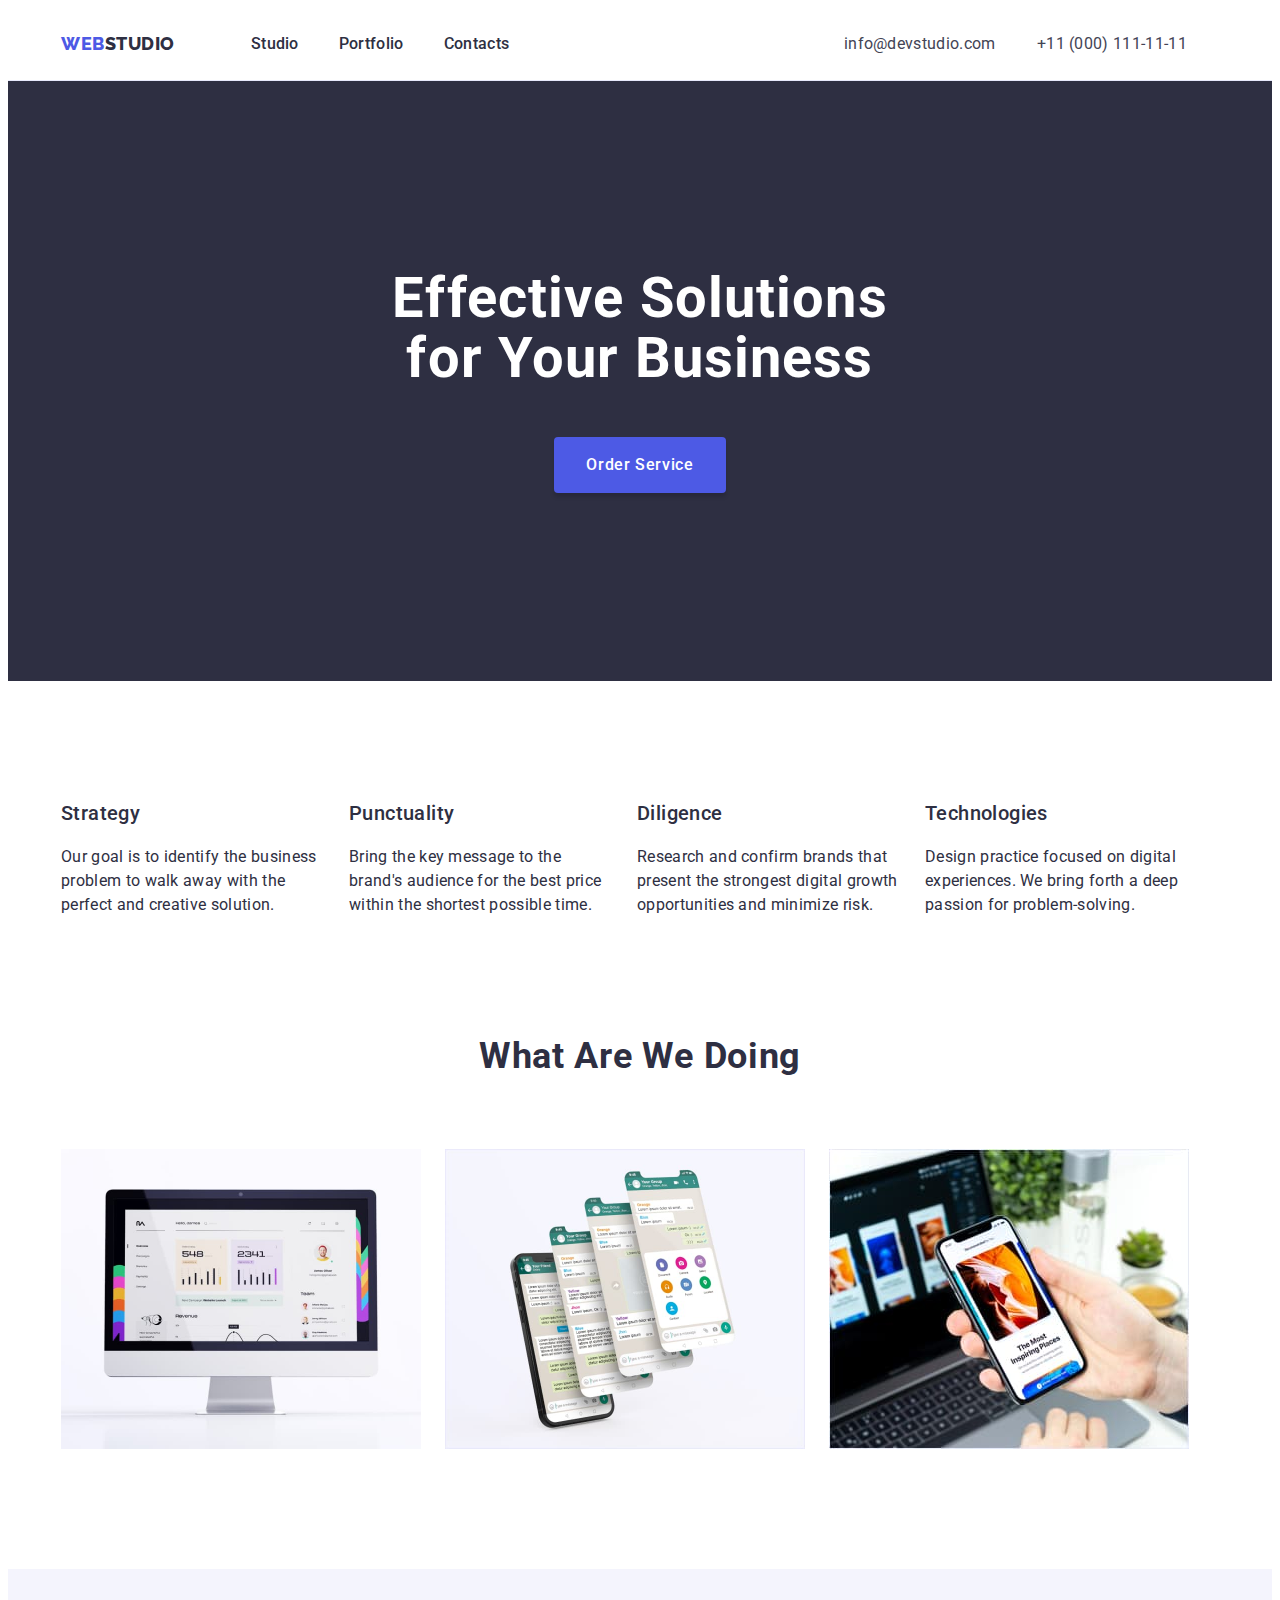
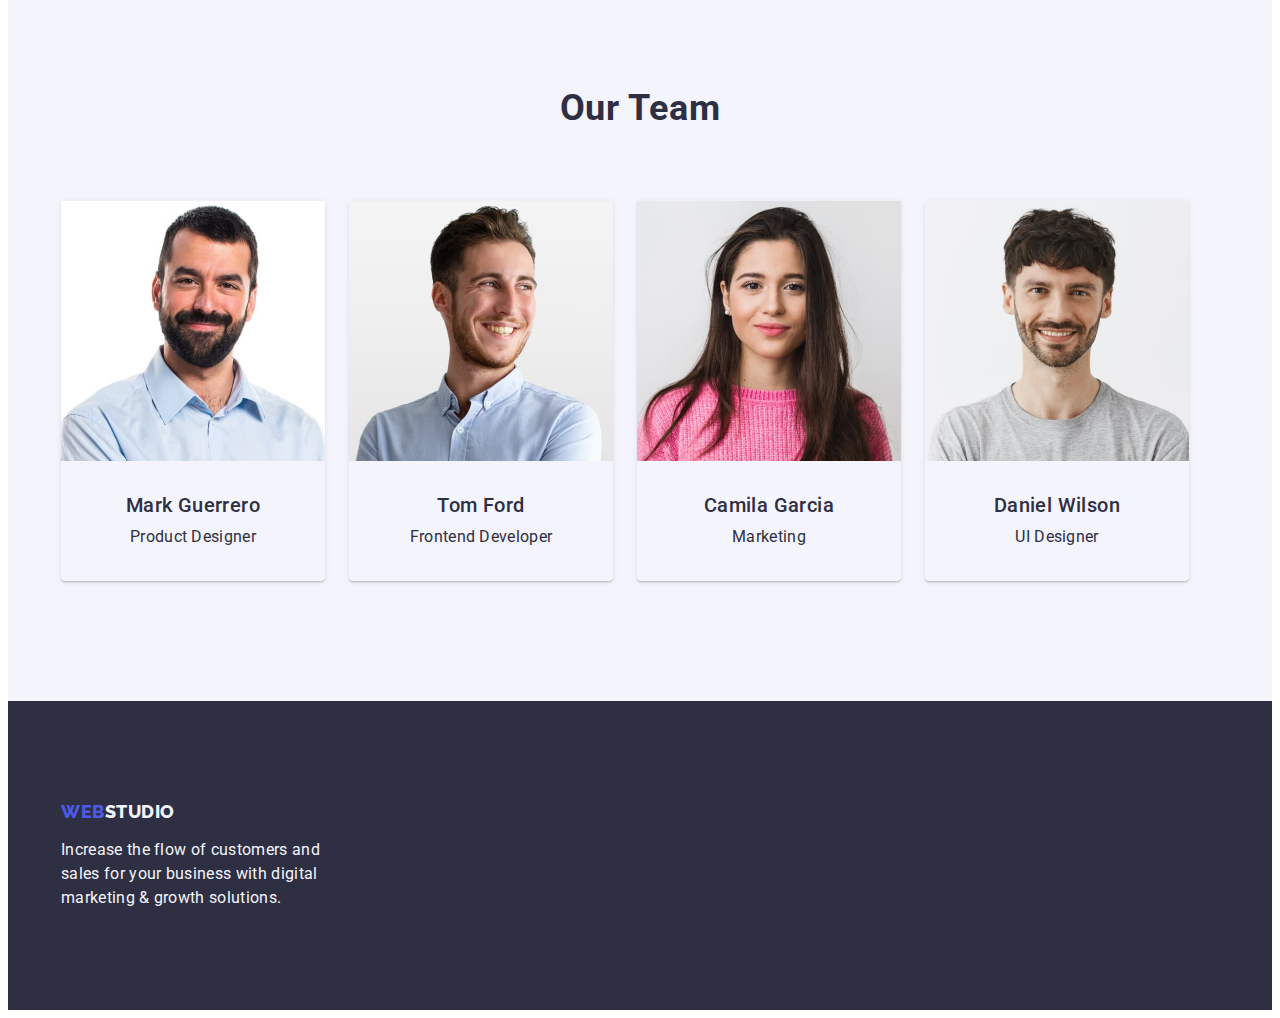
<file: index.html>
<!DOCTYPE html>
<html lang="en">

<head>
    <meta charset="UTF-8">
    <meta http-equiv="X-UA-Compatible" content="IE=edge">
    <meta name="viewport" content="width=device-width, initial-scale=1.0">
    <title>WebStudio</title>
    <link rel="preconnect" href="https://fonts.googleapis.com">
    <link rel="preconnect" href="https://fonts.gstatic.com" crossorigin>
    <link
        href="https://fonts.googleapis.com/css2?family=Montserrat:wght@400;700&family=Raleway:wght@800&family=Roboto:wght@400;500;700;900&display=swap"
        rel="stylesheet">
    <link rel="stylesheet" href="https://cdnjs.cloudflare.com/ajax/libs/modern-normalize/2.0.0/modern-normalize.min.css"
        integrity="sha512-4xo8blKMVCiXpTaLzQSLSw3KFOVPWhm/TRtuPVc4WG6kUgjH6J03IBuG7JZPkcWMxJ5huwaBpOpnwYElP/m6wg=="
        crossorigin="anonymous" referrerpolicy="no-referrer">
    <link rel="stylesheet" href="./css/styles.css">
</head>

<body>
    <!-- HEADER -->

    <header class="header">
        <div class="container header-container">
            <nav class="header-nav">
                <a class="header-logo link link-logo" href="./index.html">Web<span class="logo-header">Studio</span></a>
                <ul class="list list-menu">
                    <li class="header-item">
                        <a class="header-link link link-logo" href="./index.html">Studio</a>
                    </li>
                    <li class="header-item">
                        <a class="header-link link link-logo" href="./portfolio.html">Portfolio</a>
                    </li>
                    <li class="header-item">
                        <a class="header-link link link-logo" href="">Contacts</a>
                    </li>
                </ul>
            </nav>
            <address class="header-adr">
                <ul class="list list-contacts">
                    <li class="item-mail">
                        <a class="link-contact link link-logo" href="mailto:info@devstudio.com">info@devstudio.com</a>
                    </li>
                    <li class="item-tel">
                        <a class="link-contact link link-logo" href="tel:+110001111111">+11 (000) 111-11-11</a>
                    </li>
                </ul>
            </address>
        </div>
    </header>

    <!-- MAIN -->

    <main class="main">

        <!-- EFFECTIVE SOLUTIONS FOR YOUR BUSINESS -->

        <section class="solutions-section">
            <div class="container solutions-cont">
                <h1 class="title solutions-title">Effective Solutions for Your Business</h1>
                <button class="btn" type="button">Order Service</button>
            </div>
        </section>

        <!-- ADVANTAGES -->

        <section class="advantages-section">
            <div class="container advantages-conteiner">
                <h2 class="visually-hidden">advantages</h2>
                <ul class="list advantages-list">
                    <li class="advantages-item">
                        <h3 class="advantages-title title">Strategy</h3>
                        <p class="advantages-text text">Our goal is to identify the business problem to walk away
                            with
                            the perfect and creative solution.
                        </p>
                    </li>
                    <li class="advantages-item">
                        <h3 class="advantages-title title">Punctuality</h3>
                        <p class="advantages-text text">Bring the key message to the brand's audience for the best
                            price
                            within the shortest possible
                            time.</p>
                    </li>
                    <li class="advantages-item">
                        <h3 class="advantages-title title">Diligence</h3>
                        <p class="advantages-text text">Research and confirm brands that present the strongest
                            digital
                            growth opportunities and minimize
                            risk.</p>
                    </li>
                    <li class="advantages-item">
                        <h3 class="advantages-title title">Technologies</h3>
                        <p class="advantages-text text">Design practice focused on digital experiences. We bring
                            forth a
                            deep passion for
                            problem-solving.</p>
                    </li>
                </ul>
            </div>
        </section>

        <!-- WHAT ARE WE DOING -->

        <section class="content-section">
            <div class="container">
                <h2 class="content-title title">What are we doing</h2>
                <ul class="list content-list">
                    <li class="content-img">
                        <img src="./images/rectangle.jpg" alt="monitor" width="360" height="300">
                    </li>
                    <li class="content-img">
                        <img src="./images/rectangle1.jpg" alt="phone" width="360" height="300">
                    </li>
                    <li class="content-img">
                        <img src="./images/rectangle2.jpg" alt="desctop" width="360" height="300">
                    </li>
                </ul>
            </div>
        </section>

        <!-- OUR TEAM -->

        <section class="team-section">
            <div class="container">
                <h2 class="team-title title">Our Team</h2>
                <ul class="list team-list">
                    <li class="team-item">
                        <img src="./images/mark.jpg" alt="Product Designer" width="264" height="260">
                        <div class="item-info">
                            <h3 class="title team-name">Mark Guerrero</h3>
                            <p class="text team-text">Product Designer</p>
                        </div>
                    </li>
                    <li class="team-item">
                        <img src="./images/tomford.jpg" alt="Frontend Developer" width="264" height="260">
                        <div class="item-info">
                            <h3 class="title team-name">Tom Ford</h3>
                            <p class="text team-text">Frontend Developer</p>
                        </div>

                    </li>
                    <li class="team-item">
                        <img src="./images/camila.jpg" alt="Marketing" width="264" height="260">
                        <div class="item-info">
                            <h3 class="title team-name">Camila Garcia</h3>
                            <p class="text team-text">Marketing</p>
                        </div>

                    </li>
                    <li class="team-item">
                        <img src="./images/daniel.jpg" alt="UI Designer" width="264" height="260">
                        <div class="item-info">
                            <h3 class="title team-name">Daniel Wilson</h3>
                            <p class="text team-text">UI Designer</p>
                        </div>

                    </li>
                </ul>
            </div>
        </section>
    </main>

    <!-- FOOTER -->

    <footer class="footer">
        <div class="container">
            <a class="link footer-logo" href="./index.html">Web<span class="logo-footer">Studio</span></a>
            <p class="footer-text">
                Increase the flow of customers and sales for your business with digital marketing & growth solutions.
            </p>
        </div>
    </footer>
</body>

</html>
</file>
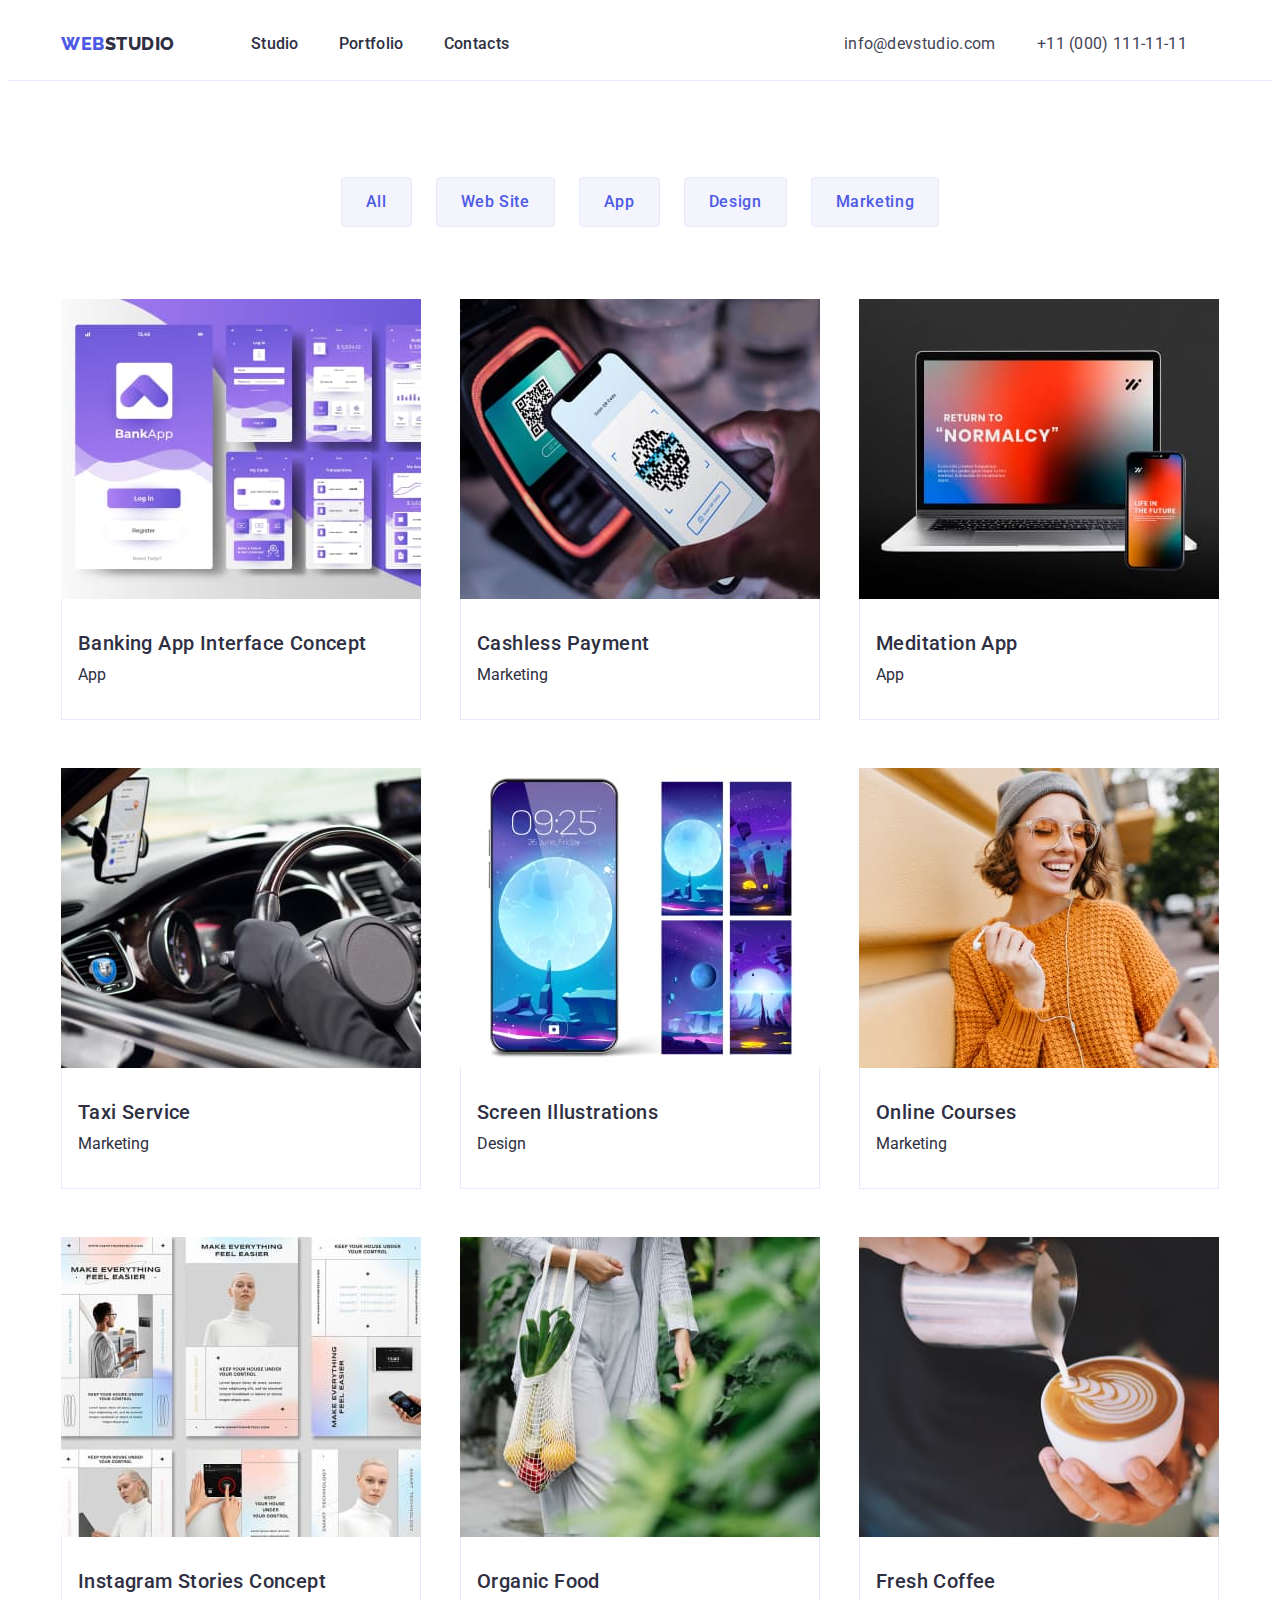
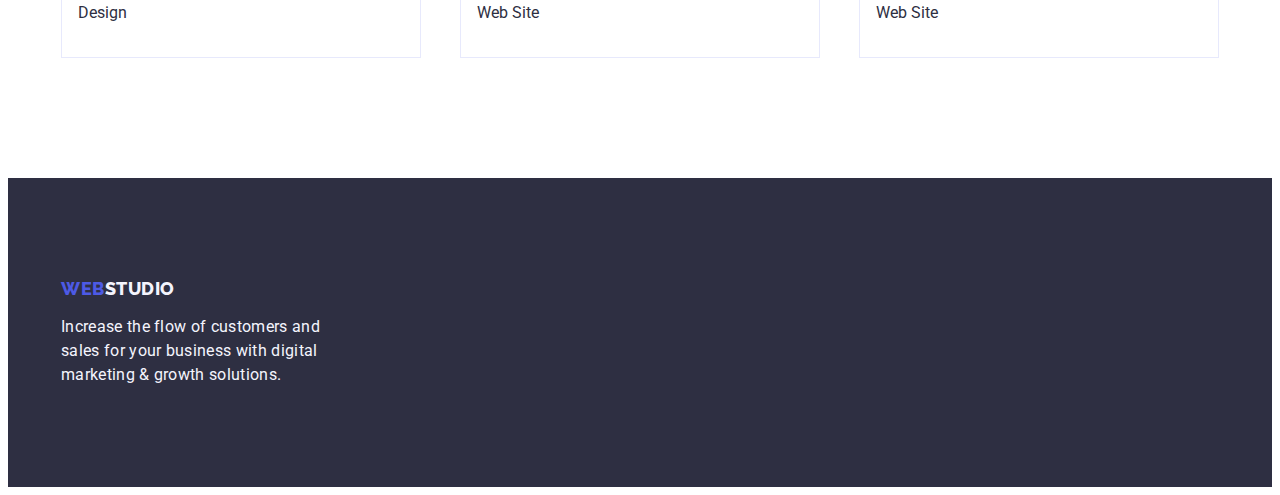
<file: portfolio.html>
<!DOCTYPE html>
<html lang="en">

<head>
    <meta charset="UTF-8">
    <meta http-equiv="X-UA-Compatible" content="IE=edge">
    <meta name="viewport" content="width=device-width, initial-scale=1.0">
    <title>Portfolio</title>
    <link rel="preconnect" href="https://fonts.googleapis.com">
    <link rel="preconnect" href="https://fonts.gstatic.com" crossorigin>
    <link
        href="https://fonts.googleapis.com/css2?family=Montserrat:wght@400;700&family=Raleway:wght@800&family=Roboto:wght@400;500;700;900&display=swap"
        rel="stylesheet">
    <link rel="stylesheet" href="https://cdnjs.cloudflare.com/ajax/libs/modern-normalize/2.0.0/modern-normalize.min.css"
        integrity="sha512-4xo8blKMVCiXpTaLzQSLSw3KFOVPWhm/TRtuPVc4WG6kUgjH6J03IBuG7JZPkcWMxJ5huwaBpOpnwYElP/m6wg=="
        crossorigin="anonymous" referrerpolicy="no-referrer">
    <link rel="stylesheet" href="./css/styles.css">
</head>

<body>
    <!-- HEADER -->

    <header class="header">
        <div class="container header-container">
            <nav class="header-nav">
                <a class="header-logo link link-logo" href="./index.html">Web<span class="logo-header">Studio</span></a>
                <ul class="list list-menu">
                    <li class="header-item">
                        <a class="header-link link link-logo" href="./index.html">Studio</a>
                    </li>
                    <li class="header-item">
                        <a class="header-link link link-logo" href="./portfolio.html">Portfolio</a>
                    </li>
                    <li class="header-item">
                        <a class="header-link link link-logo" href="">Contacts</a>
                    </li>
                </ul>
            </nav>
            <address class="header-adr">
                <ul class="list list-contacts">
                    <li class="item-mail">
                        <a class="link-contact link link-logo" href="mailto:info@devstudio.com">info@devstudio.com</a>
                    </li>
                    <li class="item-tel">
                        <a class="link-contact link link-logo" href="tel:+110001111111">+11 (000) 111-11-11</a>
                    </li>
                </ul>
            </address>
        </div>
    </header>

    <!-- MAIN -->

    <main class="main-filters">

        <!-- FILTERS -->

        <section class="filters">
            <div class="container">
                <h1 class="visually-hidden">Filters</h1>
                <ul class="list list-btn">
                    <li class="item-btn">
                        <button class="filters-btn" type="button">All</button>
                    </li>
                    <li class="item-btn">
                        <button class="filters-btn" type="button">Web Site</button>
                    </li>
                    <li class="item-btn">
                        <button class="filters-btn" type="button">App</button>
                    </li>
                    <li class="item-btn">
                        <button class="filters-btn" type="button">Design</button>
                    </li>
                    <li class="item-btn">
                        <button class="filters-btn" type="button">Marketing</button>
                    </li>
                </ul>

                <!-- PROJECT CARD 1 -->

                <ul class="list card-list">
                    <li class="card-item">
                        <a class="link img">
                            <img src="./images/app-1.jpg" alt="app interface" width="360" height="300">
                            <div class="content-filters">
                                <h2 class="card-title">Banking App Interface Concept</h2>
                                <p class="card-text">App</p>
                            </div>
                        </a>
                    </li>
                    <li class="card-item">
                        <a class="link img">
                            <img src="./images/marketing-1.jpg" alt="pay" width="360" height="300">
                            <div class="content-filters">
                                <h2 class="card-title">Cashless Payment</h2>
                                <p class="card-text">Marketing</p>
                            </div>
                        </a>
                    </li>
                    <li class="card-item">
                        <a class="link img">
                            <img src="./images/app-2.jpg" alt="meditation app" width="360" height="300">
                            <div class="content-filters">
                                <h2 class="card-title">Meditation App</h2>
                                <p class="card-text">App</p>
                            </div>
                        </a>
                    </li>

                    <!-- PROJECT CARD 2 -->

                    <li class="card-item">
                        <a class="link img">
                            <img src="./images/marketing-2.jpg" alt="Taxi Service" width="360" height="300">
                            <div class="content-filters">
                                <h2 class="card-title">Taxi Service</h2>
                                <p class="card-text">Marketing</p>
                            </div>
                        </a>
                    </li>
                    <li class="card-item">
                        <a class="link img">
                            <img src="./images/desing-2.jpg" alt="Screen Illustrations" width="360" height="300">
                            <div class="content-filters">
                                <h2 class="card-title">Screen Illustrations</h2>
                                <p class="card-text">Design</p>
                            </div>
                        </a>
                    </li>
                    <li class="card-item">
                        <a class="link img">
                            <img src="./images/marketing-3.jpg" alt="Online Courses" width="360" height="300">
                            <div class="content-filters">
                                <h2 class="card-title">Online Courses</h2>
                                <p class="card-text">Marketing</p>
                            </div>
                        </a>
                    </li>

                    <!-- PROJECT CARD 3 -->

                    <li class="card-item">
                        <a class="link img">
                            <img src="./images/desing-1.jpg" alt="Instagram Stories Concept" width="360" height="300">
                            <div class="content-filters">
                                <h2 class="card-title">Instagram Stories Concept</h2>
                                <p class="card-text">Design</p>
                            </div>
                        </a>
                    </li>
                    <li class="card-item">
                        <a class="link img">
                            <img src="./images/vebsite-1.jpg" alt="Organic Food" width="360" height="300">
                            <div class="content-filters">
                                <h2 class="card-title">Organic Food</h2>
                                <p class="card-text">Web Site</p>
                            </div>
                        </a>
                    </li>
                    <li class="card-item">
                        <a class="link img">
                            <img src="./images/vebsite-2.jpg" alt="Fresh Coffee" width="360" height="300">
                            <div class="content-filters">
                                <h2 class="card-title">Fresh Coffee</h2>
                                <p class="card-text">Web Site</p>
                            </div>
                        </a>
                    </li>
                </ul>
            </div>
        </section>
    </main>

    <!-- FOOTER -->

    <footer class="footer">
        <div class="container">
            <a class="link footer-logo" href="./index.html">Web<span class="logo-footer">Studio</span></a>
            <p class="footer-text">
                Increase the flow of customers and sales for your business with digital marketing & growth solutions.
            </p>
        </div>
    </footer>
</body>

</html>
</file>
<file: css/styles.css>
/**
  |============================
  | ROOT
  |============================
*/

:root {
  --primary-font: 'Roboto', sans-serif;
  --logo-font: 'Raleway', sans-serif;
  --primary-bacground-color: #ffffff;
  --title-color: #2e2f42;
  --text-color: #434455;
  --active-link-color: #404bbf;
  --title-font-size: 20px;
  --text-font-size: 16px;
  --title-line-height: 1.2;
  --text-line-height: 1.5;
}

/**
  |============================
  | RESET
  |============================
*/

h1,
h2,
h3,
ul,
p {
  margin: 0;
  padding: 0;
}

/**
  |============================
  | CONSTANTA
  |============================
*/

.container {
  width: 1158px;
  padding: 0 15px;
  margin: auto;
}

body {
  font-family: var(--primary-font);
  color: var(--title-color);
  font-size: var(--text-font-size);
  background-color: var(--primary-bacground-color);
  line-height: var(--text-line-height);
}

.link {
  text-decoration: none;
}

.list {
  list-style: none;
}

.text {
  font-weight: 400;
  font-size: var(--text-font-size);
  line-height: var(--text-line-height);
  letter-spacing: 0.02em;
}

.title {
  letter-spacing: 0.02em;
  color: var(--title-color);
}

img {
  display: block;
}

/**
  |============================
  | HEADER
  |============================
*/

.header {
  background-color: var(--primary-bacground-color);
  border-bottom: 1px solid #e7e9fc;
}

.header-container {
  display: flex;
}

.header-nav {
  background-color: var(--primary-bacground-color);
  display: flex;
  align-items: center;
}

.link-logo {
  padding: 24px 0;
}

/**
  |============================
  | HEADER LOGO
  |============================
*/

.header-logo {
  font-family: var(--logo-font);
  font-weight: 800;
  font-size: 18px;
  line-height: 1.17;
  text-transform: uppercase;
  letter-spacing: 0.03em;
  color: #4d5ae5;
  margin-right: 76px;
}

.logo-header {
  color: var(--title-color);
}

/**
  |============================
  | HEADER MENU
  |============================
*/

.list-menu {
  display: flex;
  width: 261px;
  gap: 40px;
  margin-right: 332px;
}

.header-item {
}

.header-link {
  font-weight: 500;
  font-size: var(--text-font-size);
  line-height: var(--text-line-height);
  letter-spacing: 0.02em;
  color: var(--title-color);
}

.header-link:hover,
.header-link:focus {
  color: var(--active-link-color);
}

/**
  |============================
  | HEADER ADRESS
  |============================
*/

.header-adr {
  font-style: normal;
}

.list-contacts {
  display: flex;
  align-items: center;
  padding: 24px 0;
}

.item-mail {
  width: 153px;
  margin-right: 40px;
}

.link-contact {
  font-weight: 400;
  font-size: var(--text-font-size);
  line-height: var(--text-line-height);
  letter-spacing: 0.02em;
  color: var(--text-color);
  text-decoration: none;
}

.item-tel {
  width: 151px;
}

/**
  |============================
  | MAIN INDEX
  |============================
*/

/**
  |======================================
  | EFFECTIVE SOLUTIONS FOR YOUR BUSINESS
  |======================================
*/

.main {
}

.solutions-section {
  background-color: var(--title-color);
  padding: 188px 0;
  text-align: center;
}

.solutions-cont {
}

.solutions-title {
  max-width: 496px;
  font-weight: 700;
  font-size: 56px;
  line-height: 1.07;
  color: var(--primary-bacground-color);
  margin: 0 auto 48px;
}

.btn {
  min-width: 169px;
  height: 56px;
  display: block;
  margin: auto;
  padding: 16px 32px;
  font-family: var(--primary-font);
  background-color: #4d5ae5;
  font-weight: 500;
  font-size: 16px;
  line-height: 1.5;
  letter-spacing: 0.04em;
  color: #ffffff;
  cursor: pointer;
  box-shadow: 0px 4px 4px rgba(0, 0, 0, 0.15);
  border: none;
  border-radius: 4px;
}

.btn:hover,
.btn:focus {
  background-color: var(--active-link-color);
}

/**
  |============================
  | ADWANTAGES
  |============================
*/

.advantages-section {
  padding: 120px 0;
}

.advantages-conteiner {
}

.visually-hidden {
  position: absolute;
  width: 1px;
  height: 1px;
  margin: -1px;
  border: 0;
  padding: 0;

  white-space: nowrap;
  clip-path: inset(100%);
  clip: rect(0 0 0 0);
  overflow: hidden;
}

.advantages-list {
  width: 1128px;
  display: flex;
  gap: 24px;
}

.advantages-item {
}

.advantages-title {
  font-weight: 500;
  font-size: 20px;
  line-height: var(--title-line-height);
  margin-bottom: var(--title-font-size);
}

.advantages-text {
  width: 264px;
  align-items: flex-start;
}

/**
  |============================
  | WHAT ARE WE DOING
  |============================
*/

.content-section {
  padding-bottom: 120px;
}

.content-title {
  font-weight: 700;
  font-size: 36px;
  line-height: 1.11;
  text-transform: capitalize;
  text-align: center;
  margin-bottom: 72px;
}

.content-list {
  width: 1128px;
  display: flex;
  align-items: flex-start;
  gap: 24px;
}

.content-img {
}

/**
  |============================
  | OUR TEAM
  |============================
*/
.team-section {
  background-color: #f4f4fd;
  padding: 120px 0;
}
.team-title {
  font-weight: 700;
  font-size: 36px;
  line-height: 1.11;
  text-transform: capitalize;
  text-align: center;
  margin-bottom: 72px;
}
.team-list {
  display: flex;
  align-items: flex-start;
  gap: 24px;
}
.team-item {
  background-color: var(--background-color);
  box-shadow: 0px 1px 6px rgba(46, 47, 66, 0.08), 0px 1px 1px rgba(46, 47, 66, 0.16), 0px 2px 1px rgba(46, 47, 66, 0.08);
  border-radius: 0px 0px 4px 4px;
}
.item-info {
  padding: 32px 16px;
}
.team-name {
  text-align: center;
  font-weight: 500;
  font-size: var(--title-font-size);
  line-height: var(--title-line-height);
  margin-bottom: 8px;
}
.team-text {
  text-align: center;
}
/**
  |============================
  | MAIN PORTFOLIO
  |============================
*/

.main-filters {
}

.filters {
  padding-top: 96px;
  padding-bottom: 120px;
}

.visually-hidden {
}

.list-btn {
  display: flex;
  margin-bottom: 72px;
  gap: 24px;
  justify-content: center;
}

.item-btn {
}

.filters-btn {
  font-family: var(--primary-font);
  background-color: #f4f4fd;
  font-weight: 500;
  font-size: var(--text-font-size);
  line-height: var(--text-line-height);
  letter-spacing: 0.04em;
  border: 1px solid #e7e9fc;
  border-radius: 4px;
  text-align: center;
  color: #4d5ae5;
  padding: 12px 24px;
}

.filters-btn:hover,
.filters-btn:focus {
  background-color: var(--active-link-color);
  color: var(--primary-bacground-color);
  border: 1px solid transparent;
  cursor: pointer;
}

.img {
  cursor: pointer;
}

.card-list {
  column-gap: 24px;
  row-gap: 48px;
  display: flex;
  flex-wrap: wrap;
  justify-content: space-between;
}

.card-item {
}

.content-filters {
  padding: 32px 16px;
  border-left: 1px solid #e7e9fc;
  border-right: 1px solid #e7e9fc;
  border-bottom: 1px solid #e7e9fc;
}

.card-title {
  font-weight: 500;
  font-size: var(--title-font-size);
  line-height: var(--title-line-height);
  letter-spacing: 0.02em;
  margin-bottom: 8px;
}

.card-text {
}

/**
  |============================
  | FOOTER
  |============================
*/

.footer {
  background-color: var(--title-color);
  padding: 100px 0;
}

.footer-logo {
  display: inline-block;
  font-family: var(--logo-font);
  font-weight: 800;
  font-size: 18px;
  line-height: 1.17;
  text-transform: uppercase;
  letter-spacing: 0.03em;
  color: #4d5ae5;
  margin-bottom: 16px;
}

.logo-footer {
  color: #f4f4fd;
}

.footer-text {
  width: 264px;
  font-weight: 400;
  font-size: var(--text-font-size);
  line-height: 1.5;
  letter-spacing: 0.02em;
  color: #f4f4fd;
}
</file>
